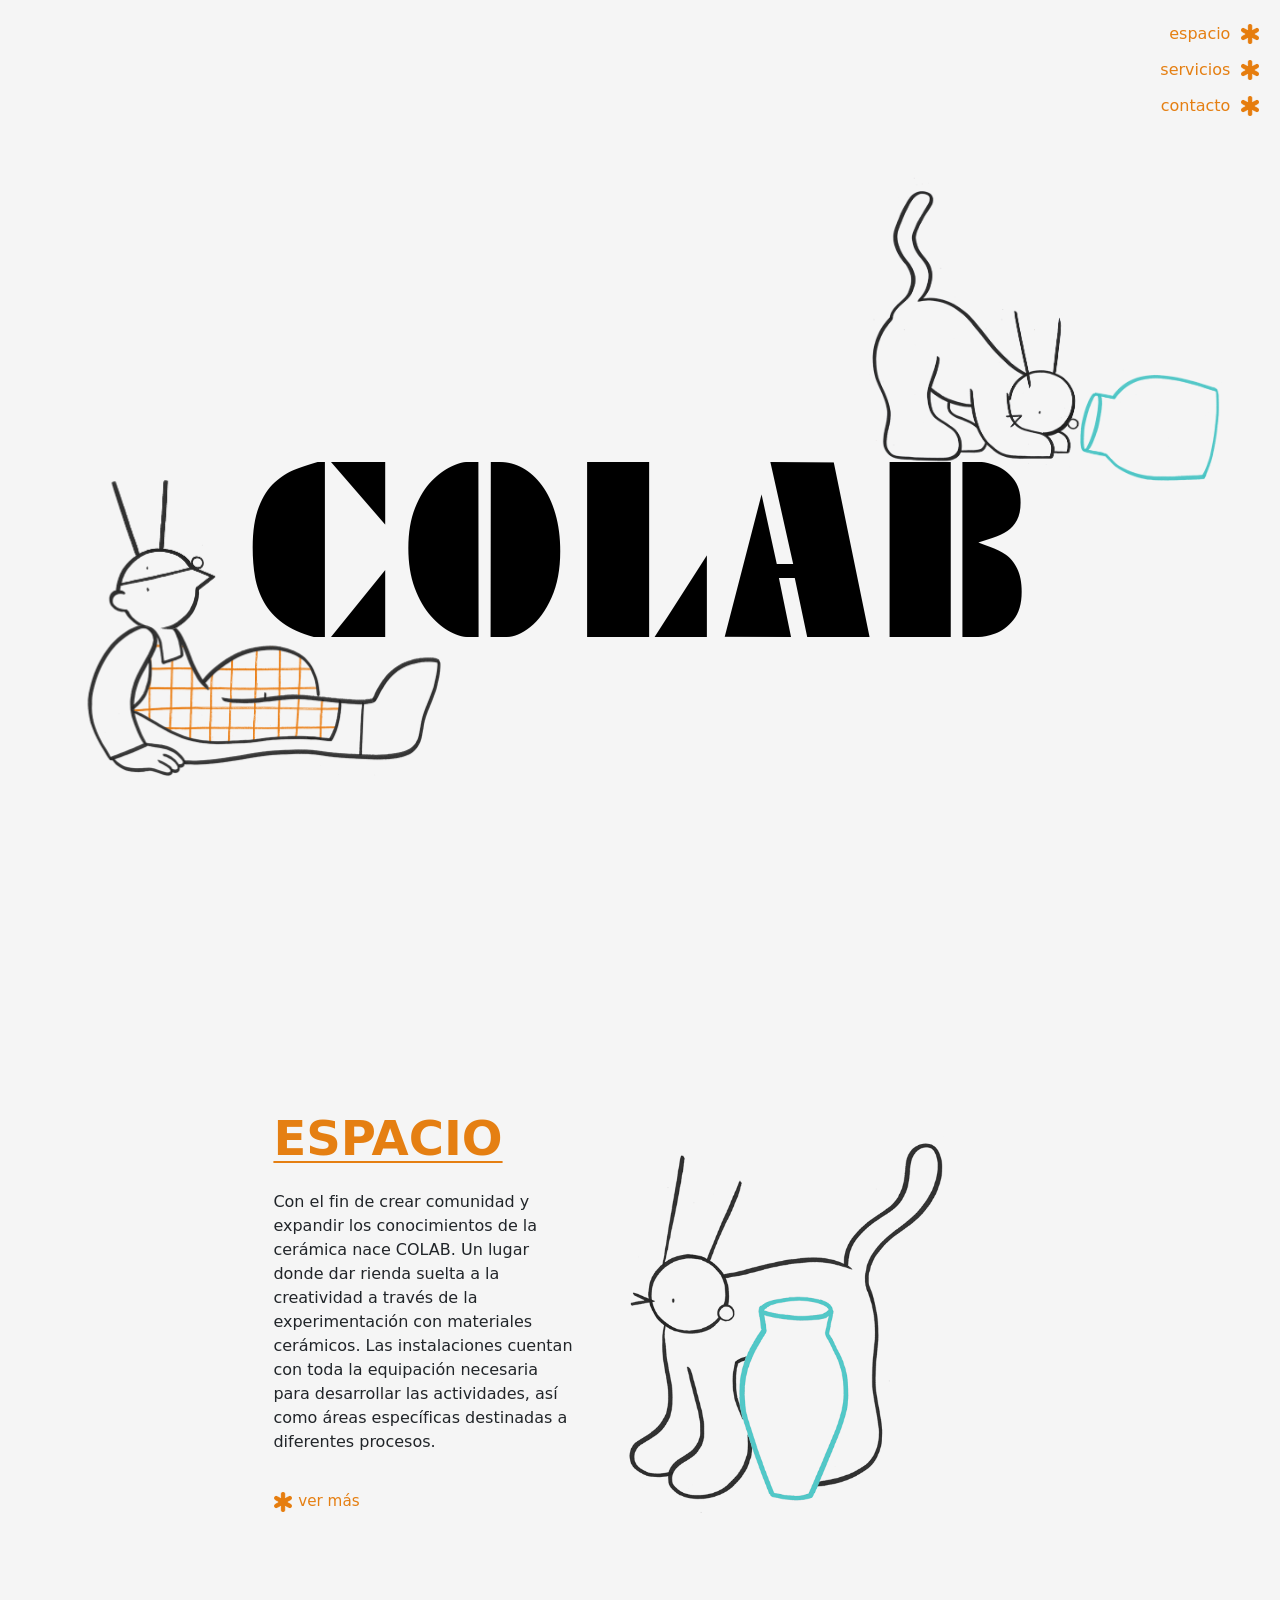
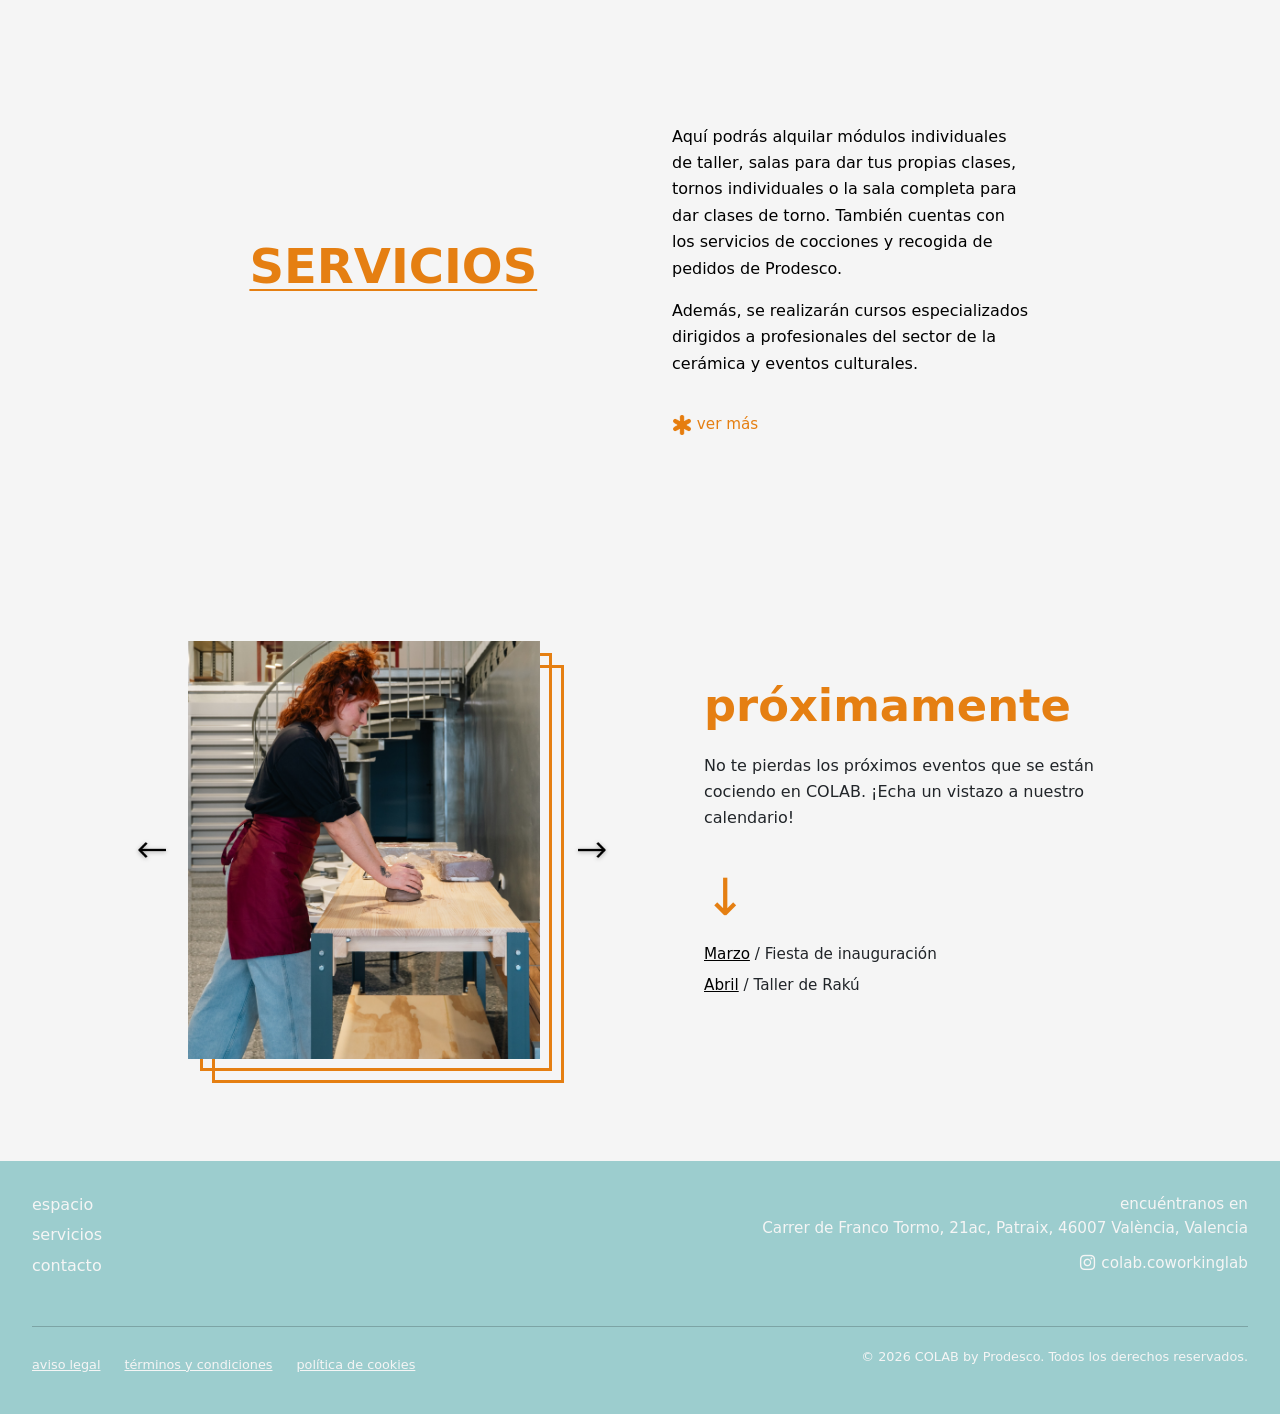
<file: index.html>
<!DOCTYPE html>
<html lang="es">
<head>
    <meta charset="UTF-8">
    <meta name="viewport" content="width=device-width, initial-scale=1.0">
    <link rel="stylesheet" href="stylas.css">
    <link rel="stylesheet" href="propios.css">
    <link rel="stylesheet" href="https://cdn.jsdelivr.net/npm/bootstrap-icons@1.11.3/font/bootstrap-icons.min.css">

    <script src="script.js" defer></script>

    <title>COLAB - Coworking Laboratory</title>
</head>
<body>

    <header>
        <nav class="main-nav navbar navbar-expand-lg ">
            <div class="container-fluid">
                <!-- Links VERTICALES -->
                <div class="navbar-nav flex-column align-items-end ms-auto">
                <a class="nav-link  link-colab" href="espacio.html">
                    espacio
                    <span class="icono-links position-relative d-inline-block ms-1">
                    <img class="icono-links-normal" src="multimedia/asterisconaranja.svg" alt="" width="20" height="20">
                    <img class="icono-links-hover position-absolute top-0 start-0" src="multimedia/azul_def_asterisco.svg" alt="" width="20" height="20">
                    </span>
                </a>
                <a class="nav-link link-colab" href="#">
                    servicios
                    <span class="icono-links position-relative d-inline-block ms-1">
                    <img class="icono-links-normal" src="multimedia/asterisconaranja.svg" alt="" width="20" height="20">
                    <img class="icono-links-hover position-absolute top-0 start-0" src="multimedia/azul_def_asterisco.svg" alt="" width="20" height="20">
                    </span>
                </a>
                <a class="nav-link link-colab" href="contacto.html">
                    contacto
                    <span class="icono-links position-relative d-inline-block ms-1">
                    <img class="icono-links-normal" src="multimedia/asterisconaranja.svg" alt="" width="20" height="20">
                    <img class="icono-links-hover position-absolute top-0 start-0" src="multimedia/azul_def_asterisco.svg" alt="" width="20" height="20">
                    </span>
                </a>
                </div>
            </div>
        </nav>


            <!-- Hero SVG  -->
        <div class="hero-stage">
            <svg class="hero-svg" viewBox="0 0 1400 710" xmlns="http://www.w3.org/2000/svg" role="img" aria-label="COLAB — Coworking Cerámico">
            <defs>
                <clipPath id="texto-clip">
                <rect x="260" y="290" width="890" height="210"/>
                </clipPath>
            </defs>

            <!-- Hombre izquierda -->
            <image href="multimedia/ILUS MAIN.svg" x="80" y="300" width="430" height="370" preserveAspectRatio="xMinYMin meet"/>

            <!-- Gato derecha -->
            <image href="multimedia/ILUS MAIN GATO.svg" x="950" y="-20" width="400" height="362" preserveAspectRatio="xMinYMin meet"/>

            <!-- Texto COLAB -->
            <text  id="hero-text" x="270" y="490" font-family="FutureBK, sans-serif" font-size="240" letter-spacing="8" text-anchor="start" clip-path="url(#texto-clip)">
                COLAB
            </text>
        </svg>
    </div>
    </header>

    <main>
        <!-- Sección Espacio -->
        <section id="espacio" class="seccion-intro">
            <div class="container">
                <div class="row align-items-center g-5">
                <div class="col-lg-6">
                    <h2 class="titulo-seccion">ESPACIO</h2>
                    <p class="texto-intro">Con el fin de crear comunidad y expandir los conocimientos de la cerámica nace COLAB. Un lugar donde dar rienda suelta a la creatividad a través de la experimentación con materiales cerámicos. Las instalaciones cuentan con toda la equipación necesaria para desarrollar las actividades, así como áreas específicas destinadas a diferentes procesos.</p>
                    <a href="espacio.html" class="link-ver-mas"><img class="icono-links-normal" src="multimedia/asterisconaranja.svg" alt="" width="20" height="20"> ver más</a>
                </div>
                <div class="col-lg-6">
                    <div class="contenedor-imagen">
                    <img src="multimedia/ILUS ESPACIO.svg" alt="Ilustración del espacio COLAB" class="imagen-seccion">
                    </div>
                </div>
                </div>
            </div>
        </section>

        <!-- Sección Servicios -->
        <section id="servicios" class="seccion-intro section-servicios">
            <div class="container">
                <div class="section-inner">
                <!-- Título grande a la izquierda -->
                <div class="col-titulo-grande">
                    <h2 class="titulo-seccion">SERVICIOS</h2>
                </div>
                
                <!-- Texto + link a la derecha -->
                <div class="col-texto">
                    <p>Aquí podrás alquilar módulos individuales de taller, salas para dar tus propias clases, tornos individuales o la sala completa para dar clases de torno. También cuentas con los servicios de cocciones y recogida de pedidos de Prodesco.</p>
                    <p>Además, se realizarán cursos especializados dirigidos a profesionales del sector de la cerámica y eventos culturales.</p>
                    <a href="servicios.html" class="link-ver-mas">
                    <span class="link-ver-mas-icono" aria-hidden="true">
                        <img class="icono-links-normal" src="multimedia/asterisconaranja.svg" alt="" width="20" height="20">
                    </span>
                    <span class="link-ver-mas-texto">ver más</span>
                    </a>
                </div>
                </div>
            </div>
        </section>

        <!-- SLIDER PROXIMAMENTE -->
        <section id="calendario" class="seccion-intro section-proximamente">
            <div class="section-inner">
                
                <!-- Slider con marcos naranjas -->
                <div class="proximamente-media">
                <div class="proximamente-slider">
                    <!-- Marcos decorativos -->
                    <div class="slider-frame slider-frame--1" aria-hidden="true"></div>
                    <div class="slider-frame slider-frame--2" aria-hidden="true"></div>
                    
                    <!-- Track slides -->
                    <div class="proximamente-track" role="region" aria-label="Galería imágenes">
                    <div class="slide slide--active">
                        <img src="multimedia/DSC02735.JPG" alt="Espacio COLAB — foto 1">
                    </div>
                    <div class="slide">
                        <img src="multimedia/DSC02740.JPG" alt="Espacio COLAB — foto 2">
                    </div>
                    <div class="slide">
                        <img src="multimedia/DSC02772.JPG" alt="Espacio COLAB — foto 3">
                    </div>
                    </div>
                    
                    <!-- Flechas navegación -->
                    <button class="proximamente-arrow proximamente-arrow-left" id="prevSlide" aria-label="Anterior"><img src="multimedia/flecha_larga_izq.svg" alt=""></button>
                    <button class="proximamente-arrow proximamente-arrow-right" id="nextSlide" aria-label="Siguiente"><img src="multimedia/flecha_larga.svg" alt="">
                    </button>
                </div>
                </div>
                
                <!-- Contenido texto -->
                <div class="proximamente-content">
                <h2>próximamente</h2>
                <p>No te pierdas los próximos eventos que se están cociendo en COLAB. ¡Echa un vistazo a nuestro calendario!</p>
                <div class="proximamente-down-arrow" aria-hidden="true">↓</div>
                <ul class="proximamente-lista">
                    <li><a href="#">Marzo</a> / Fiesta de inauguración</li>
                    <li><a href="#">Abril</a> / Taller de Rakú</li>
                </ul>
                </div>
                
            </div>
        </section>
    </main>

    <footer id="contacto" class="section footer-top">

        <!-- * Fila superior: nav izquierda, contacto derecha -->
        <div class="footer-top-inner">

            <!-- * Nav -->
            <nav class="footer-nav" aria-label="Navegación footer">
                <a href="#">espacio</a>
                <a href="#">servicios</a>
                <a href="contacto.html">contacto</a>
            </nav>

            <!-- * Contacto: dirección + instagram con icono -->
            <div class="footer-contact">
                <p>encuéntranos en<br><a href="https://maps.app.goo.gl/PqAtMPgG8r34Rif7A">Carrer de Franco Tormo, 21ac, Patraix, 46007 València, Valencia</a></p>
                <!-- * Enlace de instagram con icono SVG inline -->
                <a href="https://instagram.com/colab.coworkinglab"
                   class="footer-instagram"
                   target="_blank"
                   rel="noopener noreferrer"
                   aria-label="Instagram de COLAB">
                   <i class="bi bi-instagram"></i>
                    colab.coworkinglab
                </a>
            </div>
        </div>

        <!-- * Legal — el año lo rellena el JS automáticamente -->
        <div class="footer-legal">
            <a href="#">aviso legal</a>
            <a href="#">términos y condiciones</a>
            <a href="#">política de cookies</a>
            <p class="footer-copyright">© <span class="year"></span> COLAB by Prodesco. Todos los derechos reservados.
            </p>
        </div>

    </footer>

    <script src="node_modules/bootstrap/dist/js/bootstrap.min.js"></script>
</body>
</html>
</file>
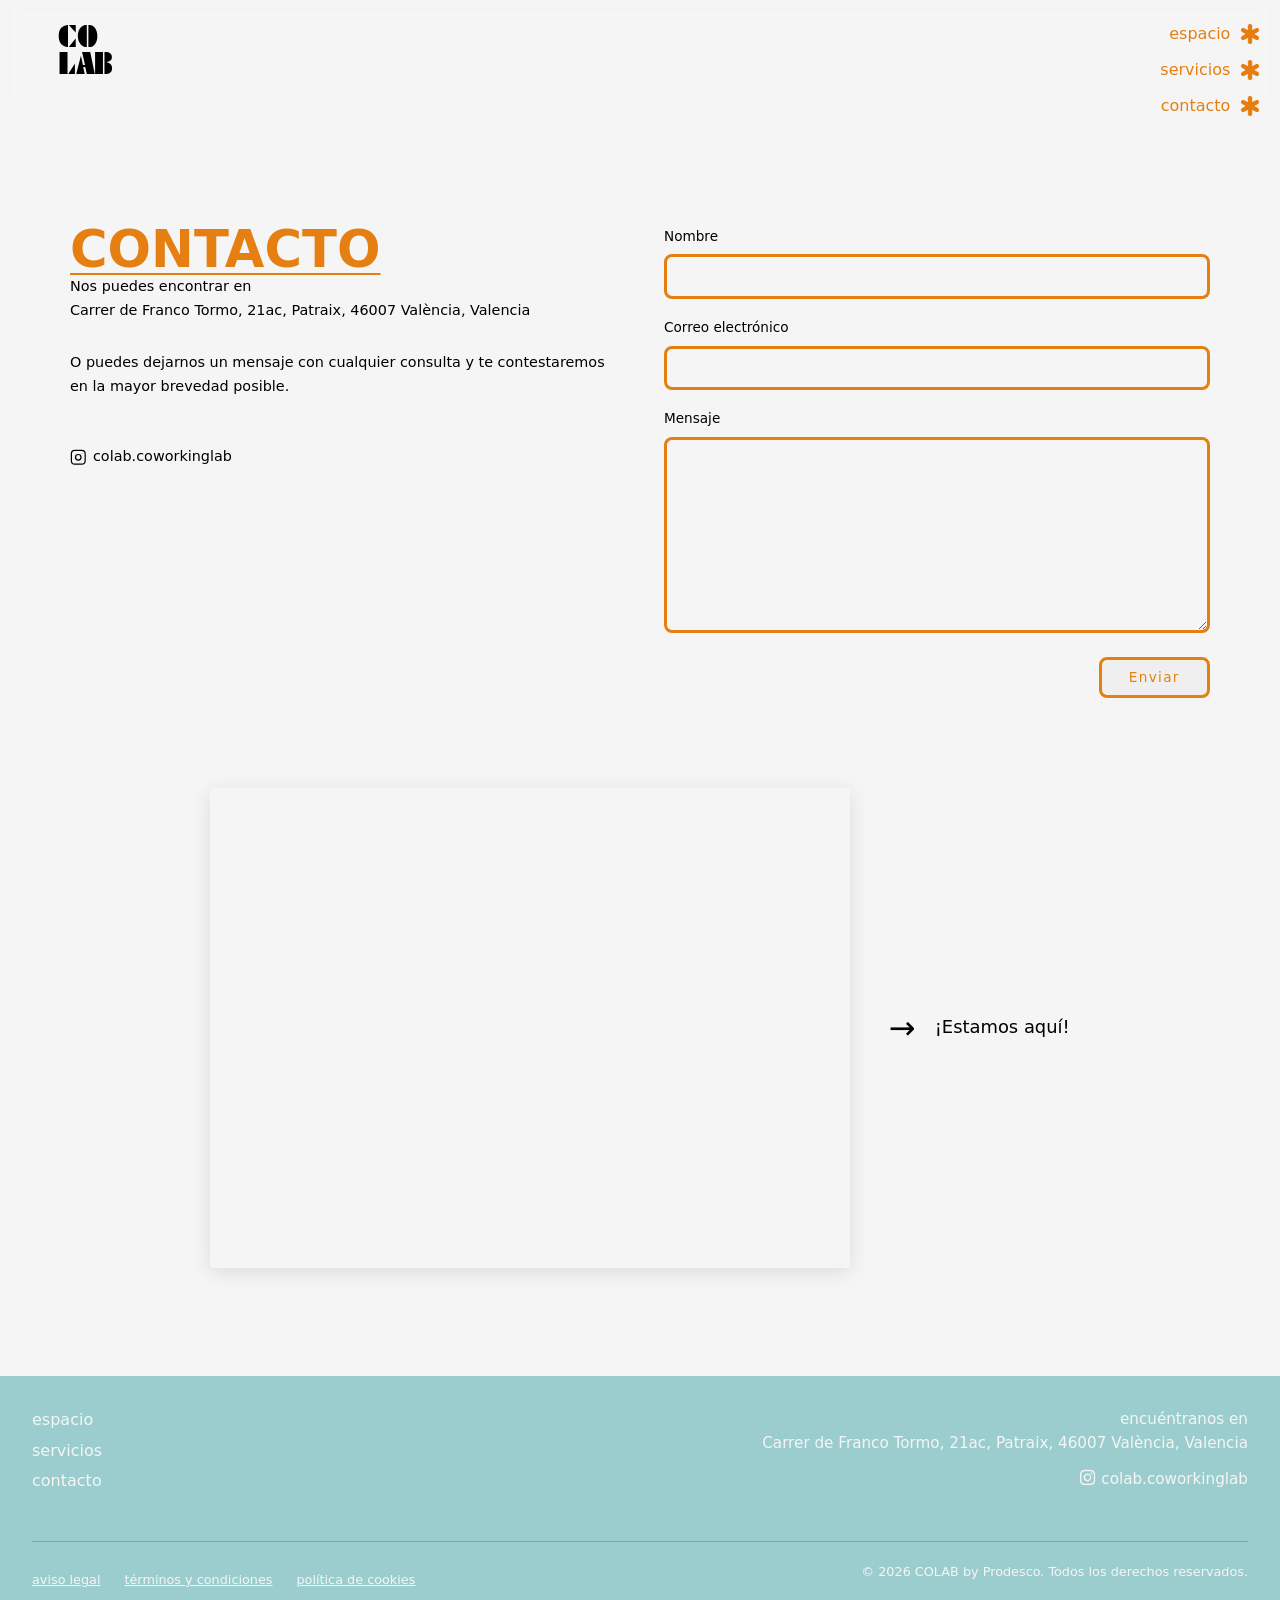
<file: contacto.html>
<!DOCTYPE html>
<html lang="es">
<head>
    <meta charset="UTF-8">
    <meta name="viewport" content="width=device-width, initial-scale=1.0">
    <meta name="description" content="COLAB — Contacto. Encuéntranos en Carrer de Franco Tormo, 21ac, Patraix, 46007 València, Valencia o déjanos tu mensaje.">
    
    <!-- Bootstrap 5 CSS CDN -->
    <link href="https://cdn.jsdelivr.net/npm/bootstrap@5.3.3/dist/css/bootstrap.min.css" rel="stylesheet" integrity="sha384-QWTKZyjpPEjISv5WaRU9OFeRpok6YctnYmDr5pNlyT2bRjXh0JMhjY6hW+ALEwIH" crossorigin="anonymous">
    
    <!-- Tus estilos -->
    <link rel="stylesheet" href="stylas.css">
    <link rel="stylesheet" href="propios.css">
    <link rel="stylesheet" href="contacto.css">
    
    <!-- Bootstrap Icons -->
    <link rel="stylesheet" href="https://cdn.jsdelivr.net/npm/bootstrap-icons@1.11.3/font/bootstrap-icons.min.css">
    
    <!-- Preload fuente (ajusta ruta si es necesario) -->
    <link rel="preload" href="fonts/Futurebk.ttf" as="font" type="font/ttf" crossorigin>

    <script src="script.js" defer></script>
    <title>Contacto — COLAB</title>
</head>
<body>


<header class="esp-header">
     <a href="index.html" class="esp-logo" aria-label="COLAB — volver al inicio">
        <span class="esp-logo-co">CO</span>
        <span class="esp-logo-lab">LAB</span>
    </a>
    <nav class="main-nav navbar navbar-expand-lg ">
            <div class="container-fluid">
                
                <div class="navbar-nav flex-column align-items-end ms-auto">
                <a class="nav-link  link-colab" href="espacio.html">
                    espacio
                    <span class="icono-links position-relative d-inline-block ms-1">
                    <img class="icono-links-normal" src="multimedia/asterisconaranja.svg" alt="" width="20" height="20">
                    <img class="icono-links-hover position-absolute top-0 start-0" src="multimedia/azul_def_asterisco.svg" alt="" width="20" height="20">
                    </span>
                </a>
                <a class="nav-link link-colab" href="index.html">
                    servicios
                    <span class="icono-links position-relative d-inline-block ms-1">
                    <img class="icono-links-normal" src="multimedia/asterisconaranja.svg" alt="" width="20" height="20">
                    <img class="icono-links-hover position-absolute top-0 start-0" src="multimedia/azul_def_asterisco.svg" alt="" width="20" height="20">
                    </span>
                </a>
                <a class="nav-link link-colab" href="contacto.html">
                    contacto
                    <span class="icono-links position-relative d-inline-block ms-1">
                    <img class="icono-links-normal" src="multimedia/asterisconaranja.svg" alt="" width="20" height="20">
                    <img class="icono-links-hover position-absolute top-0 start-0" src="multimedia/azul_def_asterisco.svg" alt="" width="20" height="20">
                    </span>
                </a>
                </div>
            </div>
        </nav>
</header>

    <main>
        <section class="cnt-section">
            <div class="container px-4 px-md-5 px-lg-0">

                <!-- GRID superior: 2 columnas iguales -->
                <div class="row cnt-top g-4 g-lg-5 align-items-start">

                    <!-- Columna izquierda: título + texto + Instagram -->
                    <div class="col-12 col-lg-6 cnt-col-izq">
                        <h1 class="cnt-titulo mb-0">CONTACTO</h1>

                        <div class="cnt-texto">
                            <p class="mb-0">Nos puedes encontrar en<br>
                            Carrer de Franco Tormo, 21ac, Patraix, 46007 València, Valencia
                            </p>
                            <p class="mb-0">O puedes dejarnos un mensaje con cualquier consulta y te contestaremos
                            en la mayor brevedad posible.</p>
                        </div>

                        <a href="https://instagram.com/colab.coworkinglab"
                        class="cnt-ig mt-3"
                        target="_blank" rel="noopener noreferrer"
                        aria-label="Instagram de COLAB">
                            <svg viewBox="0 0 24 24" fill="none" stroke="currentColor"
                                stroke-width="1.75" stroke-linecap="round" stroke-linejoin="round"
                                aria-hidden="true">
                                <rect x="2" y="2" width="20" height="20" rx="5" ry="5"/>
                                <circle cx="12" cy="12" r="4"/>
                                <circle cx="17.5" cy="6.5" r="0.5" fill="currentColor" stroke="none"/>
                            </svg>
                            colab.coworkinglab
                        </a>
                    </div>

                    <!-- Columna derecha: formulario -->
                    <div class="col-12 col-lg-6 cnt-col-der">
                        <form class="cnt-form needs-validation" novalidate>
                            <div class="cnt-field mb-3">
                                <label for="cnt-nombre" class="form-label">Nombre</label>
                                <input type="text" 
                                    class="form-control cnt-control" 
                                    id="cnt-nombre" 
                                    name="nombre" 
                                    required
                                    autocomplete="name"
                                    minlength="2">
                                <div class="invalid-feedback">
                                    El nombre debe tener al menos 2 caracteres.
                                </div>
                            </div>

                            <div class="cnt-field mb-3">
                                <label for="cnt-email" class="form-label">Correo electrónico</label>
                                <input type="email" 
                                    class="form-control cnt-control" 
                                    id="cnt-email" 
                                    name="email" 
                                    required
                                    autocomplete="email">
                                <div class="invalid-feedback">
                                    Introduce un email válido.
                                </div>
                            </div>

                            <div class="cnt-field mb-4">
                                <label for="cnt-mensaje" class="form-label">Mensaje</label>
                                <textarea class="form-control cnt-control cnt-textarea" 
                                        id="cnt-mensaje" 
                                        name="mensaje" 
                                        rows="8" 
                                        required
                                        minlength="10"></textarea>
                                <div class="invalid-feedback">
                                    El mensaje debe tener al menos 10 caracteres.
                                </div>
                            </div>

                            <div class="cnt-submit text-end">
                                <button type="submit" class="btn-reserva cnt-btn">
                                    Enviar
                                </button>
                            </div>
                        </form>
                    </div>

                </div><!-- /.row cnt-top -->

                <!-- Parte inferior: mapa -->
                <div class="cnt-bottom mt-5 mt-lg-0">
                    <div class="cnt-mapa-row">
                        <div class="cnt-mapa">
                            <iframe src="https://www.google.com/maps/embed?pb=!1m18!1m12!1m3!1d3080.468393199984!2d-0.3948126880251025!3d39.45874591326865!2m3!1f0!2f0!3f0!3m2!1i1024!2i768!4f13.1!3m3!1m2!1s0xd604f708c48ef01%3A0xb2bcb0b7cd364e28!2sCOLAB%20Coworking%20laboratory!5e0!3m2!1ses!2ses!4v1772554135624!5m2!1ses!2ses" 
                                    style="border:0;" 
                                    allowfullscreen="" 
                                    loading="lazy" 
                                    referrerpolicy="no-referrer-when-downgrade">
                            </iframe>
                        </div>
                        <div class="cnt-mapa-label" aria-hidden="true">
                            <span class="cnt-mapa-flecha">→</span>
                            <span class="cnt-mapa-texto">¡Estamos aquí!</span>
                        </div>
                    </div>
                </div>

            </div><!-- /.container -->
        </section>
    </main>

    <footer id="contacto" class="section footer-top">

            <!-- * Fila superior: nav izquierda, contacto derecha -->
            <div class="footer-top-inner">

                <!-- * Nav -->
                <nav class="footer-nav" aria-label="Navegación footer">
                    <a href="#">espacio</a>
                    <a href="#">servicios</a>
                    <a href="#">contacto</a>
                </nav>

                <!-- * Contacto: dirección + instagram con icono -->
                <div class="footer-contact">
                    <p>encuéntranos en<br><a href="https://maps.app.goo.gl/PqAtMPgG8r34Rif7A">Carrer de Franco Tormo, 21ac, Patraix, 46007 València, Valencia</a></p>
                    <!-- * Enlace de instagram con icono SVG inline -->
                    <a href="https://instagram.com/colab.coworkinglab"
                    class="footer-instagram"
                    target="_blank"
                    rel="noopener noreferrer"
                    aria-label="Instagram de COLAB">
                    <i class="bi bi-instagram"></i>
                        colab.coworkinglab
                    </a>
                </div>
            </div>

            <!-- * Legal — el año lo rellena el JS automáticamente -->
            <div class="footer-legal">
                <a href="#">aviso legal</a>
                <a href="#">términos y condiciones</a>
                <a href="#">política de cookies</a>
                <p class="footer-copyright">© <span class="year"></span> COLAB by Prodesco. Todos los derechos reservados.</p>
            </div>

        </footer>

<!-- Bootstrap JS (al final) -->
<script src="https://cdn.jsdelivr.net/npm/bootstrap@5.3.3/dist/js/bootstrap.bundle.min.js" integrity="sha384-YvpcrYf0tY3lHB60NNkmXc5s9fDVZLESaAA55NDzOxhy9GkcIdslK1eN7N6jIeHz" crossorigin="anonymous"></script>
<script src="script.js" defer></script>
</body>
</html>
</file>
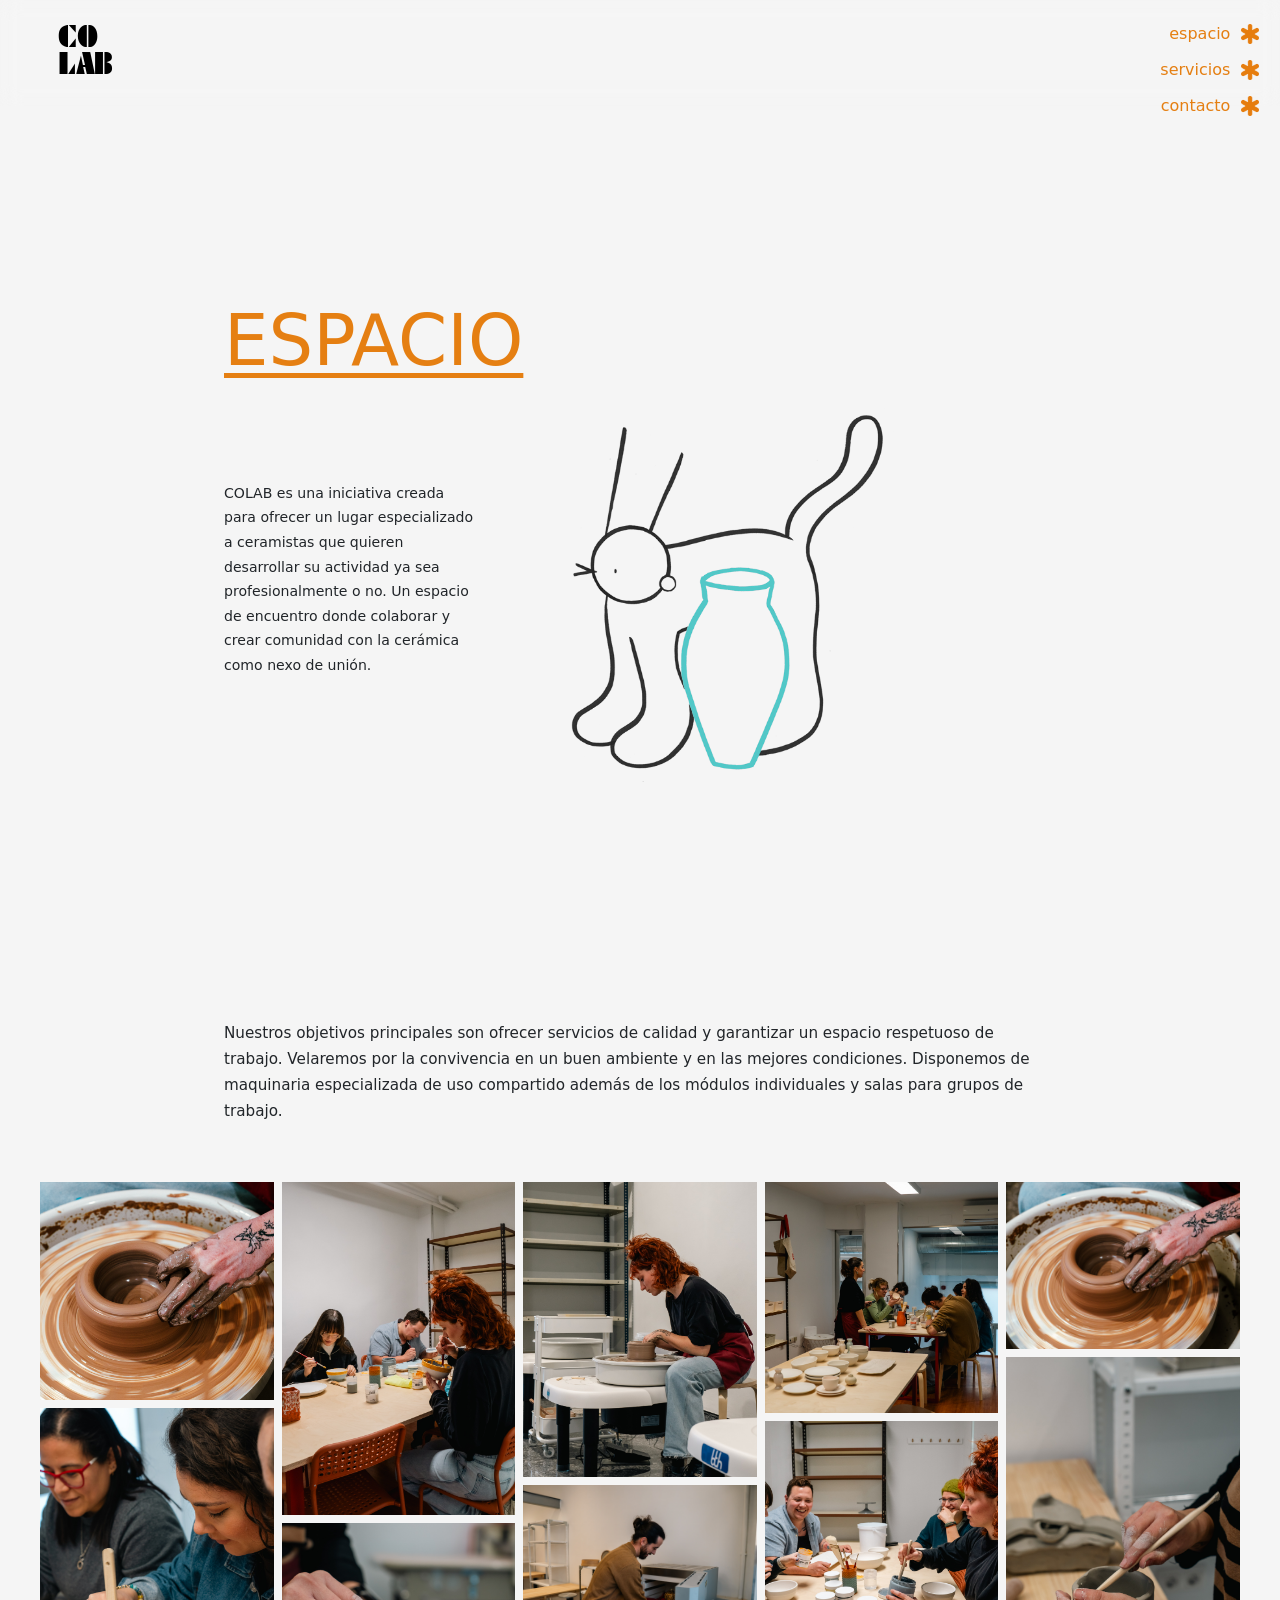
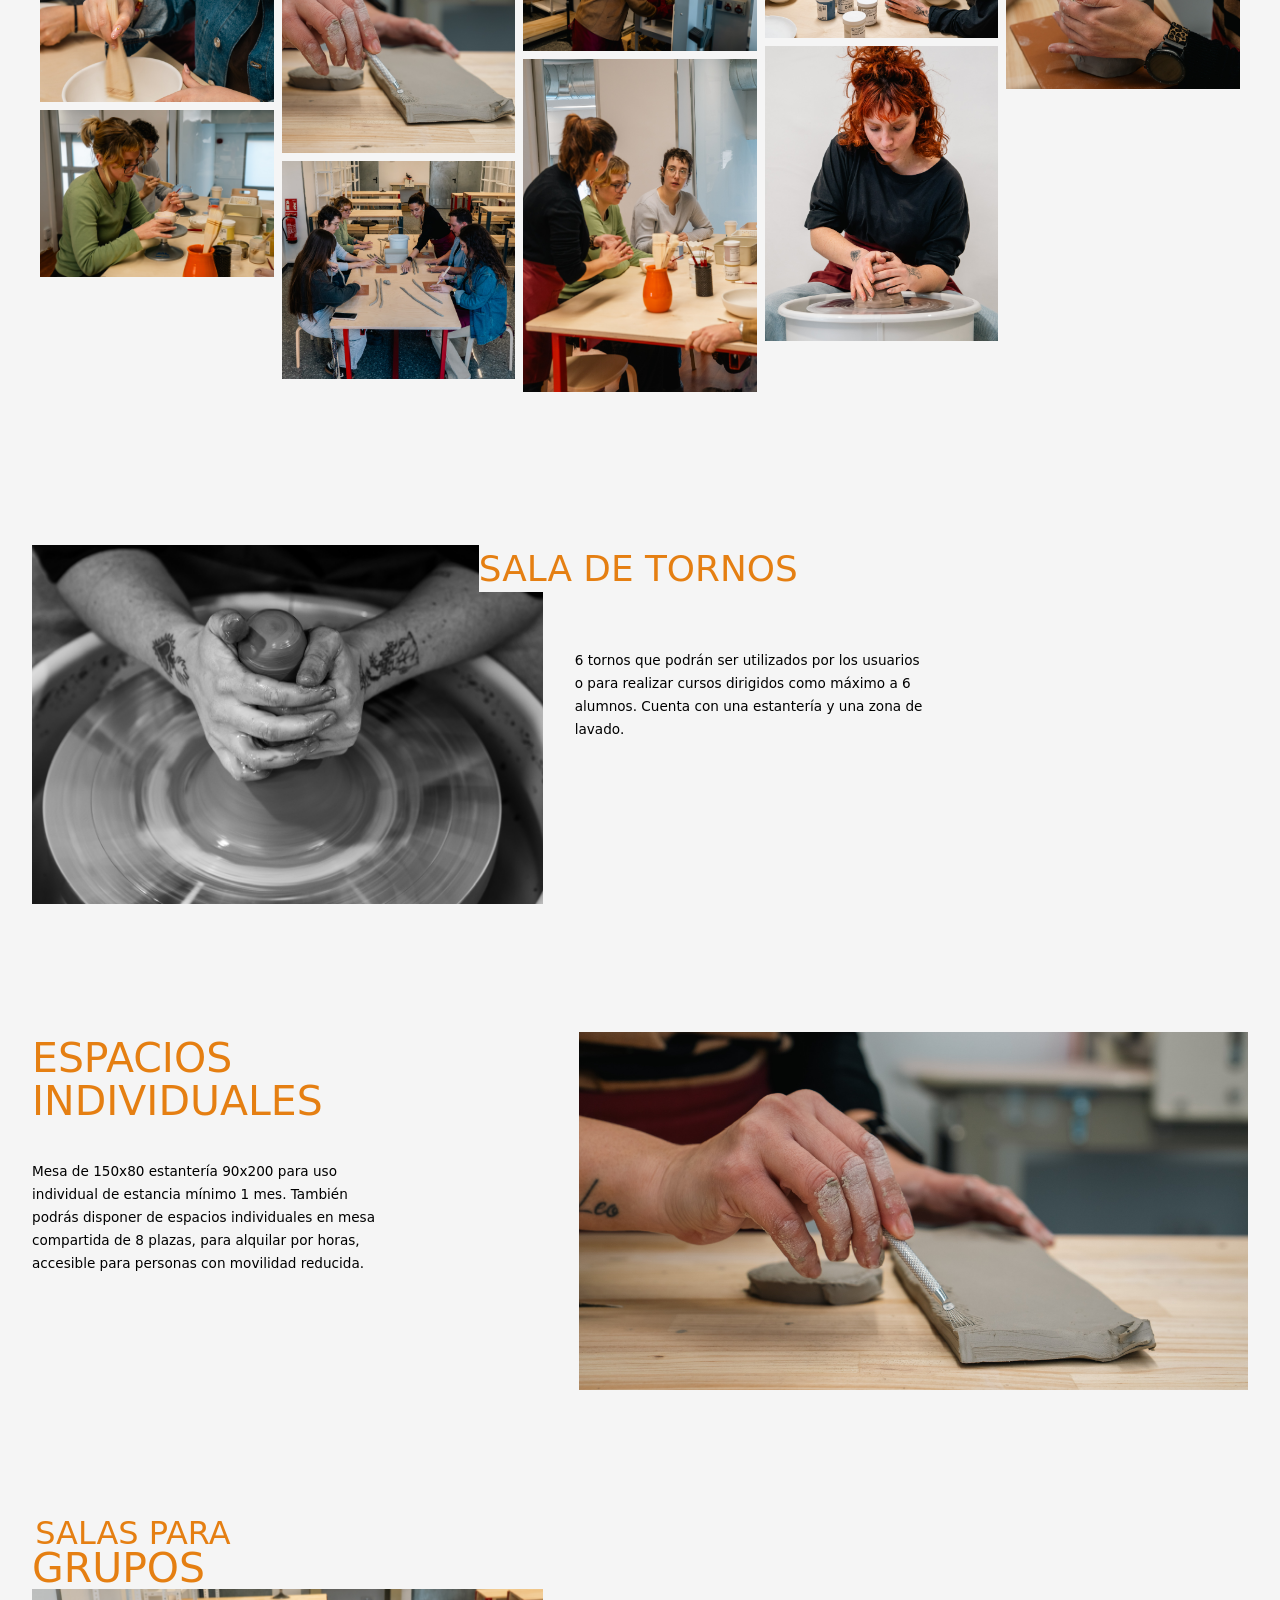
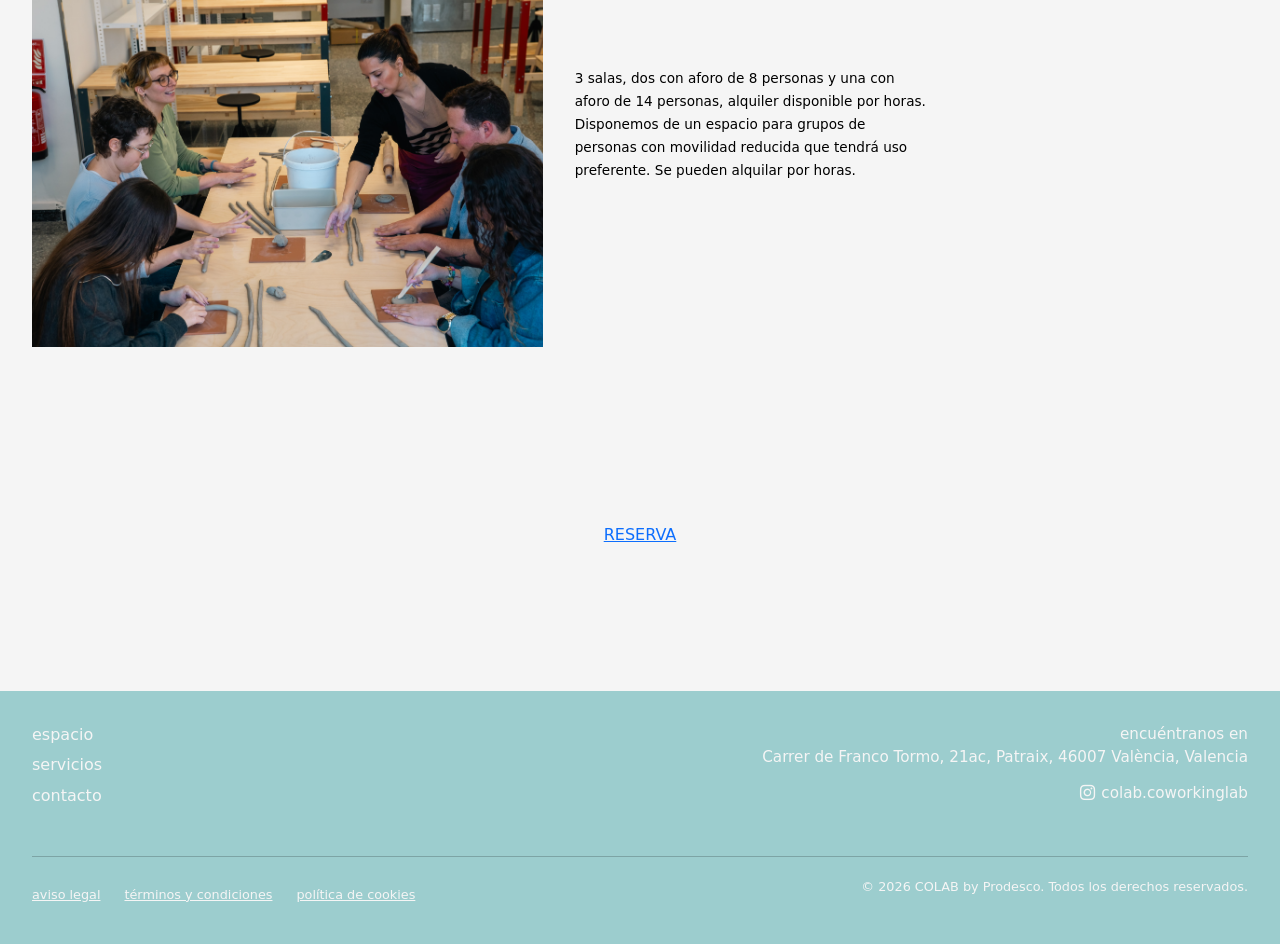
<file: espacio.html>
<!DOCTYPE html>
<html lang="es">
<head>
    <meta charset="UTF-8">
    <meta name="viewport" content="width=device-width, initial-scale=1.0">
    <meta name="description" content="COLAB — Contacto. Encuéntranos en Carrer de Franco Tormo, 21ac, Patraix, 46007 València, Valencia o déjanos tu mensaje.">
    
    <!-- Bootstrap 5 CSS CDN -->
    <link href="https://cdn.jsdelivr.net/npm/bootstrap@5.3.3/dist/css/bootstrap.min.css" rel="stylesheet" integrity="sha384-QWTKZyjpPEjISv5WaRU9OFeRpok6YctnYmDr5pNlyT2bRjXh0JMhjY6hW+ALEwIH" crossorigin="anonymous">
    
    <!-- Tus estilos -->
    <link rel="stylesheet" href="stylas.css">
    <link rel="stylesheet" href="propios.css">
    <link rel="stylesheet" href="contacto.css">
    <link rel="stylesheet" href="espacio.css">
    
    <!-- Bootstrap Icons -->
    <link rel="stylesheet" href="https://cdn.jsdelivr.net/npm/bootstrap-icons@1.11.3/font/bootstrap-icons.min.css">
    
    <!-- Preload fuente (ajusta ruta si es necesario) -->
    <link rel="preload" href="fonts/Futurebk.ttf" as="font" type="font/ttf" crossorigin>

    <script src="script.js" defer></script>
    <title>Espacio — COLAB</title>
</head>
<body>


<header class="esp-header">
     <a href="index.html" class="esp-logo" aria-label="COLAB — volver al inicio">
        <span class="esp-logo-co">CO</span>
        <span class="esp-logo-lab">LAB</span>
    </a>
    <nav class="main-nav navbar navbar-expand-lg ">
            <div class="container-fluid">
                
                <div class="navbar-nav flex-column align-items-end ms-auto">
                <a class="nav-link  link-colab" href="espacio.html">
                    espacio
                    <span class="icono-links position-relative d-inline-block ms-1">
                    <img class="icono-links-normal" src="multimedia/asterisconaranja.svg" alt="" width="20" height="20">
                    <img class="icono-links-hover position-absolute top-0 start-0" src="multimedia/azul_def_asterisco.svg" alt="" width="20" height="20">
                    </span>
                </a>
                <a class="nav-link link-colab" href="#">
                    servicios
                    <span class="icono-links position-relative d-inline-block ms-1">
                    <img class="icono-links-normal" src="multimedia/asterisconaranja.svg" alt="" width="20" height="20">
                    <img class="icono-links-hover position-absolute top-0 start-0" src="multimedia/azul_def_asterisco.svg" alt="" width="20" height="20">
                    </span>
                </a>
                <a class="nav-link link-colab" href="contacto.html">
                    contacto
                    <span class="icono-links position-relative d-inline-block ms-1">
                    <img class="icono-links-normal" src="multimedia/asterisconaranja.svg" alt="" width="20" height="20">
                    <img class="icono-links-hover position-absolute top-0 start-0" src="multimedia/azul_def_asterisco.svg" alt="" width="20" height="20">
                    </span>
                </a>
                </div>
            </div>
        </nav>
</header>

    <main>
            <!-- ── HERO ── -->
        <section class="esp-hero">
            <div class="esp-contenedor">
                <div class="esp-hero-inner">
                    <h1 class="esp-titulo">ESPACIO</h1>
                    <div class="esp-hero-fila">
                        <p class="esp-hero-texto">
                            COLAB es una iniciativa creada para ofrecer un lugar especializado
                            a ceramistas que quieren desarrollar su actividad ya sea
                            profesionalmente o no. Un espacio de encuentro donde colaborar
                            y crear comunidad con la cerámica como nexo de unión.
                        </p>
                        <div class="esp-hero-ilus" aria-hidden="true">
                            <img src="multimedia/ILUS ESPACIO.svg" alt="">
                        </div>
                    </div>
                </div>
            </div>
        </section>

        <!-- ── INTRO ── -->
        <section class="esp-intro">
            <div class="esp-contenedor">
                <p class="esp-intro-texto">
                    Nuestros objetivos principales son ofrecer servicios de calidad
                    y garantizar un espacio respetuoso de trabajo. Velaremos por la
                    convivencia en un buen ambiente y en las mejores condiciones.
                    Disponemos de maquinaria especializada de uso compartido además
                    de los módulos individuales y salas para grupos de trabajo.
                </p>
            </div>
        </section>

        <!-- ── GALERÍA MASONRY ── -->
        <section class="esp-galeria" aria-label="Galería del espacio COLAB">
            <div class="gal-grid">
                <div class="gal-item"><img src="multimedia/galeria_espacio/DSC02766 (1).JPG" alt="Espacio 1 COLAB"></div>
                <div class="gal-item"><img src="multimedia/galeria_espacio/DSC02629.JPG" alt="Espacio 2 COLAB"></div>
                <div class="gal-item"><img src="multimedia/galeria_espacio/DSC02655.JPG" alt="Espacio 3 COLAB"></div>
                <div class="gal-item"><img src="multimedia/galeria_espacio/DSC02691.JPG" alt="Espacio 4 COLAB"></div>
                <div class="gal-item"><img src="multimedia/galeria_espacio/DSC02807.JPG" alt="Espacio 5 COLAB"></div>
                <div class="gal-item"><img src="multimedia/galeria_espacio/DSC02857.JPG" alt="Espacio 6 COLAB"></div>
                <div class="gal-item"><img src="multimedia/galeria_espacio/DSC02767.JPG" alt="Espacio 7 COLAB"></div>
                <div class="gal-item"><img src="multimedia/galeria_espacio/DSC02893 (1).JPG" alt="Espacio 8 COLAB"></div>
                <div class="gal-item"><img src="multimedia/galeria_espacio/DSC02586.JPG" alt="Espacio 9 COLAB"></div>
                <div class="gal-item"><img src="multimedia/galeria_espacio/DSC02690 (1).JPG" alt="Espacio 10 COLAB"></div>
                <div class="gal-item"><img src="multimedia/galeria_espacio/DSC02618.JPG" alt="Espacio 11 COLAB"></div>
                <div class="gal-item"><img src="multimedia/galeria_espacio/DSC02740.JPG" alt="Espacio 12 COLAB"></div>
                <div class="gal-item"><img src="multimedia/galeria_espacio/DSC02766 (1).JPG" alt="Espacio 13 COLAB"></div>
                <div class="gal-item"><img src="multimedia/galeria_espacio/DSC02818.JPG" alt="Espacio 14 COLAB"></div>
            </div>
        </section>

        <!-- ── SALA DE TORNOS ── -->
        <section class="esp-sala" id="sala-tornos">
            <div class="esp-contenedor">
                <div class="esp-sala-grid">
                    <div class="esp-sala-foto">
                        <img src="multimedia/galeria_espacio/DSC02745 (1).JPG" alt="Sala de tornos">
                    </div>
                    <div class="esp-sala-derecha">
                        <h2 class="esp-subtitulo">SALA DE TORNOS</h2>
                        <p>
                            6 tornos que podrán ser utilizados por los usuarios o para
                            realizar cursos dirigidos como máximo a 6 alumnos. Cuenta
                            con una estantería y una zona de lavado.
                        </p>
                    </div>
                </div>
            </div>
        </section>

        <!-- ── ESPACIOS INDIVIDUALES ── -->
        <section class="esp-sala esp-sala--derecha" id="espacios-individuales">
            <div class="esp-contenedor">
                <div class="esp-sala-grid">
                    <div class="esp-sala-derecha">
                        <h2 class="esp-subtitulo">ESPACIOS<br>INDIVIDUALES</h2>
                        <p>
                            Mesa de 150x80 estantería 90x200 para uso individual de
                            estancia mínimo 1 mes. También podrás disponer de espacios
                            individuales en mesa compartida de 8 plazas, para alquilar
                            por horas, accesible para personas con movilidad reducida.
                        </p>
                    </div>
                    <div class="esp-sala-foto esp-sala-foto--borde">
                        <img src="multimedia/galeria_espacio/DSC02807.JPG" alt="Espacios individuales">
                    </div>
                </div>
            </div>
        </section>

        <!-- ── SALAS PARA GRUPOS ── -->
        <section class="esp-sala" id="salas-grupos">
            <div class="esp-contenedor">
                <div class="esp-sala-grid">
                    <div class="esp-sala-foto">
                        <h2 class="esp-subtitulo">
                            <span class="linea1">SALAS PARA</span>
                            <span class="linea2">GRUPOS</span>
                        </h2>
                        <img src="multimedia/galeria_espacio/DSC02856.JPG" alt="Salas para grupos">
                    </div>
                    <div class="esp-sala-derecha">
                        <p>
                            3 salas, dos con aforo de 8 personas y una con aforo de 14
                            personas, alquiler disponible por horas. Disponemos de un
                            espacio para grupos de personas con movilidad reducida que
                            tendrá uso preferente. Se pueden alquilar por horas.
                        </p>
                    </div>
                </div>
            </div>
        </section>

        <!-- ── BOTÓN RESERVA ── -->
        <div class="btn-reserva-wrap text-center my-5">
            <a href="#" class="btn-reserva">RESERVA</a>
        </div>
    </main>

    <footer id="contacto" class="section footer-top">

            <!-- * Fila superior: nav izquierda, contacto derecha -->
            <div class="footer-top-inner">

                <!-- * Nav -->
                <nav class="footer-nav" aria-label="Navegación footer">
                    <a href="espacio.html">espacio</a>
                    <a href="#">servicios</a>
                    <a href="contacto.html">contacto</a>
                </nav>

                <!-- * Contacto: dirección + instagram con icono -->
                <div class="footer-contact">
                    <p>encuéntranos en<br><a href="https://maps.app.goo.gl/PqAtMPgG8r34Rif7A">Carrer de Franco Tormo, 21ac, Patraix, 46007 València, Valencia</a></p>
                    <!-- * Enlace de instagram con icono SVG inline -->
                    <a href="https://instagram.com/colab.coworkinglab"
                    class="footer-instagram"
                    target="_blank"
                    rel="noopener noreferrer"
                    aria-label="Instagram de COLAB">
                    <i class="bi bi-instagram"></i>
                        colab.coworkinglab
                    </a>
                </div>
            </div>

            <!-- * Legal — el año lo rellena el JS automáticamente -->
            <div class="footer-legal">
                <a href="#">aviso legal</a>
                <a href="#">términos y condiciones</a>
                <a href="#">política de cookies</a>
                <p class="footer-copyright">© <span class="year"></span> COLAB by Prodesco. Todos los derechos reservados.</p>
            </div>

        </footer>

<!-- Bootstrap JS (al final) -->
<script src="https://cdn.jsdelivr.net/npm/bootstrap@5.3.3/dist/js/bootstrap.bundle.min.js" integrity="sha384-YvpcrYf0tY3lHB60NNkmXc5s9fDVZLESaAA55NDzOxhy9GkcIdslK1eN7N6jIeHz" crossorigin="anonymous"></script>
<script src="script.js" defer></script>
<script src="https://cdn.jsdelivr.net/npm/bootstrap@5.3.3/dist/js/bootstrap.bundle.min.js"></script>
</body>
</html>
</file>
<file: propios.css>
/* =====================================================
   VARIABLES CSS - Sistema central de diseño
   ===================================================== */
/* Cambiar un valor aquí actualiza toda la web automáticamente */
:root {
  /* COLORES PRINCIPALES - Paleta consistente */
  --c-naranja: #E57F12; /* Primario: CTAs, títulos, hovers */
  --c-azul: #9CCDCE;    /* Secundario: estados activos/focus */
  --c-negro: #000000;   /* Texto principal */
  --c-blanco: whitesmoke;  /* Fondos limpios */
  
  /* TIPOGRAFÍA - Fuentes base y display */
  --font-base: system-ui, -apple-system, BlinkMacSystemFont, 'Segoe UI', sans-serif;
  --font-display: 'FutureBK', sans-serif;
  
  /* ESPACIADO RESPONSIVE - Escala suave con viewport */
  --section-pad-v: clamp(4rem, 8vw, 9rem); /* Vertical: móvil→desktop */
  --section-pad-h: clamp(1.5rem, 4vw, 6vw); /* Horizontal: márgenes laterales */
  
  /* LAYOUT FLEX - Columnas y gaps */
  --section-gap: clamp(2rem, 5vw, 5rem);  /* Espacio entre columnas */
  --col-break: 28rem;                     /* Breakpoint flex: apila <28rem */
  
  /* ANIMACIONES - Transiciones suaves */
  --trans: 0.35s ease;      /* General: hovers, colores */
  --trans-fast: 0.2s ease;  /* Rápida: iconos, focus */
}

/* =====================================================
   FUENTES PERSONALIZADAS
   ===================================================== */
/* FutureBK - Fuente display para títulos */
@font-face {
  font-family: 'FutureBK';
  src: url('fonts/Futurebk.ttf') format('truetype');
  font-weight: 400;
  font-style: normal;
  font-display: swap; /* Carga rápida, fallback inmediato */
}

/* =====================================================
   SCROLLBAR NARANJA PERSONALIZADA
   ===================================================== */
/* Webkit (Chrome, Safari, Edge) */
::-webkit-scrollbar {
  width: 0.8rem;
}

::-webkit-scrollbar-track {
  background: #f1f1f1;
  border-radius: 5%;
}

::-webkit-scrollbar-thumb {
  background: var(--c-naranja);
  border-radius: 5%;
}

::-webkit-scrollbar-thumb:hover {
  background: #d16a0e; /* Naranja más oscuro hover */
}

/* Firefox */
* {
  scrollbar-width: thin;
  scrollbar-color: var(--c-naranja) #f1f1f1;
}


/* =====================================================
   RESET + BASE GLOBAL
   ===================================================== */
/* Box-sizing universal + elimina márgenes/padding por defecto */
*, *::before, *::after {
  box-sizing: border-box;
  margin: 0;
  padding: 0;
}

/* Scroll suave nativo + font-size base */
html,body {
  scroll-behavior: smooth;
  font-size: 16px;
  padding-top: 2rem;
  width: 100%;
  overflow-x: hidden;
  background-color: var(--c-blanco);
}


/* =====================================================
   NAVBAR - Menú principal fijo
   ===================================================== */
/* Contenedor navbar: posición absoluta sobre hero */
.main-nav {
  padding: 1rem 0;
  position: absolute;
  top: 0;
  left: 0;
  right: 0;
  z-index: 1030; /* Sobre hero SVG */
}

/* Links navbar: estilo base naranja */
.link-colab {
  color: var(--c-naranja);
  text-decoration: none;
  font-size: 1rem;
  font-weight: 500;
  display: inline-flex;
  align-items: center;
  gap: 0.35rem;
  transition: color var(--trans-fast);
  line-height: 1;
}

/* Hover: cambia a azul */
.link-colab:hover {
  color: var(--c-azul);
}

/* Focus/Active: fuerza azul (accesibilidad + estado persistente) */
.link-colab:focus-visible,
.link-colab:active,
.link-colab:focus-within {
  color: var(--c-azul) !important;
}

/* =====================================================
   ICONOS NAVBAR - Sistema dual normal/hover
   ===================================================== */
/* Iconos desaparecen/aparecen: normal naranja → hover azul */
.link-colab:hover .icono-links-normal,
.link-colab:focus-visible .icono-links-normal,
.link-colab:active .icono-links-normal,
.link-colab:focus-within .icono-links-normal {
  opacity: 0;
}

.link-colab:hover .icono-links-hover,
.link-colab:focus-visible .icono-links-hover,
.link-colab:active .icono-links-hover,
.link-colab:focus-within .icono-links-hover {
  opacity: 1;
}

/* Contenedor icono: posicionamiento relativo para overlay */
.icono-links {
  position: relative;
  width: 20px;
  height: 20px;
  display: inline-block;
}

/* Imágenes icono: fill 100%, transición opacity */
.icono-links img {
  position: relative;
  inset: 0;
  top: 0;
  right: 0;
  bottom: 0;
  left: 0;
  width: 100%;
  height: 100%;
  object-fit: contain;
  transition: opacity var(--trans-fast);
  transform: none !important; /* Evita escalado Bootstrap */
}

.icono-links-normal { opacity: 1; transition: opacity 0.3s ease; }
.icono-links-hover { opacity: 0; transition: opacity 0.3s ease; }

/* =====================================================
   HERO SECTION - SVG full viewport
   ===================================================== */
/* Hero: altura completa viewport, fondo sutil */
.hero {
  min-height: 100vh;
  position: relative;
  overflow: hidden;
}

/* Contenedor SVG: centrado responsive */
.hero-stage {
  width: 100%;
  height: clamp(70vh, 90vw, 100vh);
  display: flex;
  align-items: center;
  justify-content: center;
}

.hero-svg {
  width: 100%;
  height: 100%;
  max-width: 1400px;
  max-height: 710px;
}

/* Texto SVG: stroke invisible para efecto hover */
.hero-svg-text {
  font-weight: 400;
  paint-order: stroke fill;
  stroke: transparent;
  cursor: default;
}

/* Hover texto COLAB: fill naranja */
#hero-text {
  transition: fill var(--trans);
  cursor: pointer;
}

#hero-text:hover {
  fill: var(--c-naranja) !important;
}

/* =====================================================
   SECCIONES INTRO - ESPACIO Y SERVICIOS
   ===================================================== */
/* Padding responsive heredado de variables CSS */
.seccion-intro {
  padding: var(--section-pad-v) var(--section-pad-h);
}



/* =====================================================
   ESPACIO: Layout específico con imagen
   ===================================================== */
/* Fila centrada y limitada */
#espacio .row {
  max-width: 70%;
  margin: 0 auto;
}

/* Columna texto: crece + padding protector vs imagen */
#espacio .col-lg-6:first-child {
  flex-grow: 1;
  padding-right: clamp(2rem, 5vw, 4rem);
}

/* Imagen: escala grande, hover scale */
#espacio .imagen-seccion {
  max-height: clamp(20rem, 25rem, 30rem);
  width: auto;
  height: auto;
  object-fit: cover;
  transition: transform var(--trans);
}

#espacio .imagen-seccion:hover { transform: scale(1.02); }

/* Alineación derecha imagen */
.contenedor-imagen {
  display: flex;
  justify-content: flex-end;
  width: 100%;
}

/* =====================================================
   SERVICIOS: Layout flex columnas (título izq, texto der)
   ===================================================== */
/* Contenedor flex principal: responsive auto-apilado */
.section-inner {
  max-width: 65rem;
  margin: 0 auto;
  display: flex;
  flex-wrap: wrap;
  gap: var(--section-gap);
  align-items: stretch; /* Mismas alturas desktop */
  justify-content: center;
}

/* Ajuste de ancho: igual que la sección de espacio (70% del contenedor) */
.section-servicios .section-inner {
  max-width: 70%;
  display: grid;
  grid-template-columns: repeat(2, minmax(0, 1fr));
  gap: var(--section-gap);
  align-items: stretch;
}

/* Columna texto: flexible, centrado vertical */
.col-texto {
  flex: 1 1 var(--col-break);
  min-width: 0;
  display: flex;
  flex-direction: column;
  justify-content: center;
}

/* Columna título: flexible, alineado izquierda */
.col-titulo-grande {
  flex: 1 1 var(--col-break);
  min-width: 0;
  display: flex;
  align-items: center;
  justify-content: flex-start;
  /* Empuja el título ligeramente hacia la derecha para acercarlo al contenido de texto */
  padding-right: clamp(1rem, 3vw, 2rem);
}

/* =====================================================
   TIPOGRAFÍA COMPARTIDA - Títulos y textos
   ===================================================== */
/* Títulos: naranja uppercase subrayado, escala responsive */
.titulo-seccion {
  color: var(--c-naranja);
  font-size: clamp(1.5rem, 3rem, 3.5rem);
  font-weight: 600;
  text-transform: uppercase;
  text-decoration: underline;
  text-decoration-thickness: 0.15rem;
  text-underline-offset: 0.4rem;
  margin: 0 0 clamp(1rem, 2.5vw, 1.75rem);
  line-height: 1;
  cursor: default;
  transition: color var(--trans);
}


/* Párrafos en columnas flex */
.col-texto p {
  margin: 0 0 clamp(0.6rem, 1.5vw, 1rem);
  line-height: 1.65;
  font-size: clamp(1rem, 1.15vw, 1.1rem);
  color: var(--c-negro);
}

/* =====================================================
   LINKS "VER MÁS" - Consistentes navbar/secciones
   ===================================================== */
/* Contenedor inline-flex con icono + texto */
.link-ver-mas {
  display: inline-flex;
  align-items: center;
  gap: 0.3rem;
  margin-top: clamp(0.75rem, 2vw, 1.25rem);
  font-size: clamp(0.95rem, 1.1vw, 1.05rem);
  font-weight: 500;
  text-decoration: none;
  color: var(--c-naranja);
  transition: color var(--trans-fast);
}

.link-ver-mas:hover { text-decoration: underline; }

.link-ver-mas-texto { color: inherit; }
.link-ver-mas-icono img { transition: opacity var(--trans-fast); }

/* Servicios: stretch height columnas */
.section-servicios .section-inner { align-items: stretch; }

/* =====================================================
   SLIDER PROXIMAMENTE - Diapositiva 9 optimizada
   ===================================================== */
.section-proximamente .section-inner {
  align-items: stretch; /* Alturas iguales desktop */
}

/* Columna media: slider + espacio flechas */
.proximamente-media {
  position: relative;
  display: flex;
  justify-content: center;
  align-items: center;
  padding: 0 clamp(2rem, 4vw, 3.5rem);
  flex: 1 1 var(--col-break);
  min-width: 0;
}

/* Slider: escala responsive 320x380 proporción fija */
.proximamente-slider {
  position: relative;
  width: 100%;
  max-width: clamp(16rem, 38vw, 22rem);
  aspect-ratio: 320 / 380;
}

/* Marcos naranjas: offsets escalan con viewport */
.slider-frame {
  position: absolute;
  inset: 0;
  border: 0.1875rem solid var(--c-naranja);
  background: transparent;
  z-index: 1;
}

.slider-frame--1 {
  transform: translate(clamp(0.4rem, 1vw, 0.75rem), clamp(0.4rem, 1vw, 0.75rem));
}

.slider-frame--2 {
  transform: translate(clamp(0.8rem, 2vw, 1.5rem), clamp(0.8rem, 2vw, 1.5rem));
}

/* Track: overflow hidden + fondo blanco */
.proximamente-track {
  position: absolute;
  inset: 0;
  z-index: 2;
  overflow: hidden;
  background: var(--c-blanco);
}

/* Slides: animación slide-in desde derecha */
.slide {
  position: absolute;
  inset: 0;
  opacity: 0;
  transform: translateX(1.5rem);
  transition: opacity 0.4s ease, transform 0.4s ease;
}

.slide--active {
  opacity: 1;
  transform: translateX(0);
}

.slide img {
  width: 100%;
  height: 100%;
  object-fit: cover;
}

/* Flechas: posición sticky top/bottom */
.proximamente-arrow {
  position: absolute;
  top: 50%;
  transform: translateY(-50%);
  font-size: clamp(1.25rem, 2.5vw, 2rem);
  line-height: 1;
  z-index: 10;
  padding: 0.25rem;
  color: var(--c-negro);
  background: none;
  border: none;
  cursor: pointer;
  transition: color var(--trans-fast);
}

.proximamente-arrow:hover {
  color: var(--c-naranja);
}

/*.proximamente-arrow-left { left: clamp(-1rem, -2vw, -1.5rem); }
.proximamente-arrow-right { right: clamp(-2.5rem, -3.5vw, -4rem); }*/

/* Flechas SVG: tamaño fijo + centrado */
.proximamente-arrow {
    position: absolute;
    top: 50%;
    transform: translateY(-50%);
    width: clamp(2.5rem, 5vw, 3.5rem);     /* ANCHO FIJO botón */
    height: clamp(2.5rem, 5vw, 3.5rem);    /* ALTO FIJO botón */
    padding: 0.25rem;
    cursor: pointer;
    z-index: 10;
    transition: all var(--trans-fast);
    display: flex;
    align-items: center;
    justify-content: center;
}

.proximamente-arrow img {
    width: clamp(1.2rem, 2.5vw, 1.8rem);   /* SVG pequeño */
    height: clamp(1.2rem, 2.5vw, 1.8rem);
    object-fit: contain;                   /* Mantiene proporción */
    filter: drop-shadow(0 1px 2px rgba(0,0,0,0.3));
}

/*Posiciones laterales */
.proximamente-arrow-left { left: clamp(-4rem, -5vw, -6rem); }
.proximamente-arrow-right { right: clamp(-5rem, -6vw, -7rem); }


/* Columna texto: izquierda, centrado vertical */
.proximamente-content {
  flex: 1 1 var(--col-break);
  min-width: 0;
  display: flex;
  flex-direction: column;
  justify-content: center;
  align-items: flex-start;
  padding-left: clamp(1rem, 3vw, 2rem);
  cursor: default;
}

.proximamente-content h2 {
  text-transform: lowercase;
  color: var(--c-naranja);
  font-size: clamp(1.75rem, 3.5vw, 3rem);
  font-weight: 700;
  margin: 0 0 clamp(0.75rem, 2vw, 1.25rem) 0;
}

.proximamente-content p {
  max-width: 26rem;
  margin: 0 0 clamp(0.75rem, 2vw, 1.25rem) 0;
  line-height: 1.65;
  font-size: clamp(1rem, 1.15vw, 1.1rem);
}

.proximamente-down-arrow {
  font-size: clamp(2rem, 4vw, 3.5rem);
  margin: clamp(0.75rem, 2vw, 1.25rem) 0;
  line-height: 1;
  color: var(--c-naranja);
}

.proximamente-lista {
  font-size: clamp(0.95rem, 1.1vw, 1.05rem);
  list-style: none;
  padding: 0;
}

.proximamente-lista li {
  margin-bottom: 0.5rem;
}

.proximamente-lista a {
  color: var(--c-negro);
  text-decoration: underline;
  transition: color var(--trans-fast);
}

.proximamente-lista a:hover {
  color: var(--c-naranja);
}

/* *********************************************************
   FOOTER
   ********************************************************* */

   footer{
    padding: 2rem;
    text-decoration: none;
   }


.footer-top {
    background: var(--c-azul);
    color: var(--c-negro);
}

/* * Fila superior: nav izquierda, contacto derecha */
.footer-top-inner {
    display: flex;
    flex-wrap: wrap;
    justify-content: space-between;
    align-items: flex-start;
    gap: clamp(2rem, 5vw, 4rem);
    margin-bottom: clamp(2rem, 4vw, 3rem);
}

/* * Nav del footer en columna */
.footer-nav {
    display: flex;
    flex-direction: column;
    gap: 0.4rem;
    font-size: clamp(1rem, 1.2vw, 1.15rem);
}

.footer-nav a {
    color: var(--c-blanco);
    text-transform: lowercase;
    text-decoration: none;
}

/* * Bloque de contacto: dirección + instagram */
.footer-contact {
    display: flex;
    flex-direction: column;
    align-items: flex-end;
    gap: 0.75rem;
}

.footer-contact a{
  text-decoration: none;
  color: var(--c-blanco);
}

.footer-contact p {
    margin: 0;
    font-size: clamp(0.95rem, 1.1vw, 1.1rem);
    line-height: 1.55;
    text-align: right;
    color: var(--c-blanco);
}

/* * Fila de instagram con icono */
.footer-instagram {
    display: inline-flex;
    align-items: center;
    gap: 0.4rem;
    font-size: clamp(0.95rem, 1.1vw, 1.1rem);
    color: var(--c-blanco);
    transition: opacity var(--trans-fast);
    text-decoration: none;
}

.footer-instagram svg {
    width: 1.15em;
    height: 1.15em;
    flex-shrink: 0;
}

/* * Legal: links y copyright en línea con separador superior */
.footer-legal {
    display: flex;
    flex-wrap: wrap;
    gap: clamp(0.5rem, 2vw, 1.5rem);
    align-items: center;
    font-size: clamp(0.8rem, 1vw, 0.9rem);
    padding-top: clamp(0.75rem, 2vw, 1.25rem);
    border-top: 1px solid rgba(0, 0, 0, 0.2);
}

.footer-legal a {
    color: var(--c-blanco);
}

/* * Copyright: empuja hacia la derecha en escritorio */
.footer-copyright {
    color: var(--c-blanco);
    margin-left: auto;
}

/* =====================================================
   MEDIA QUERIES UNIFICADAS - 2 breakpoints solamente
   ===================================================== */
/* BREAKPOINT 1: TABLET/MÓVIL (≤991px) */
@media (max-width: 991px) {
  /* Navbar: colapsa vertical + fondo negro */
  .navbar-collapse {
    position: absolute;
    top: 100%; left: 0; right: 0;
    background: #000;
    padding: 1rem;
  }
  .nav-link { display: block; padding: 0.5rem 1rem; }
  .link-colab { font-size: 0.9rem; }
  .icono-links { width: 16px; height: 16px; }
  
  /* Espacio: imagen centrada */
  #espacio .row { max-width: 95%; }
  #espacio .col-lg-6:first-child { padding-right: 0; }
  #espacio .contenedor-imagen {
    justify-content: center !important;
    margin-top: 3rem;
  }
  
  /* Servicios: columnas → stack vertical centrado */
  .section-inner {
    flex-direction: column;
    text-align: center;
  }
  .col-titulo-grande { 
    padding-right: 0 !important; /* Elimina padding innecesario */
    margin-bottom: 0.25rem;      /* Espaciado mínimo título-texto */
    justify-content: center; }
  
  /* Títulos/textos centrados */
  .titulo-seccion { text-align: center; margin-bottom: 2rem; }
  /* En móvil, añade espacio específico entre título SERVICIOS y su texto */
  .section-servicios .titulo-seccion { margin-bottom: 0 !important; }
  .section-servicios .col-titulo-grande { margin-bottom: 0 !important; }
  .section-servicios .col-texto { margin-top: 2rem !important; }
  .section-servicios .col-texto p { margin-top: 0 !important; }
  .texto-intro { text-align: center; }
  
  /* Contenedores full-width móvil */
  .contenedor-servicios { max-width: 100%; }
  

  .section-servicios .section-inner {
    display: block; /* Apilado limpio como en la versión antigua */
    max-width: 100%;
  }
  .section-servicios .col-titulo-grande,
  .section-servicios .col-texto {
    width: 100%;
  }
  .container {
    padding-left: 0 !important;
    padding-right: 0 !important;
    max-width: 100vw !important;
  }
  
  /* Secciones usan padding propio centrado */
  .seccion-intro {
    padding-left: var(--section-pad-h);
    padding-right: var(--section-pad-h);
  }
  
  .section-inner,
  #espacio .row {
    max-width: calc(100vw - (var(--section-pad-h) * 2));
    padding-left: clamp(1rem, 4vw, 2rem);
    padding-right: clamp(1rem, 4vw, 2rem);
  }

  .hero-stage,
  .hero-svg {
    max-width: 100vw;
    overflow: hidden;
  }

  .section-proximamente .section-inner {
    flex-direction: column;
    gap: clamp(2rem, 6vw, 4rem);
  }
  
  .proximamente-media {
    order: -1; /* Slider primero */
    padding: 0 clamp(1rem, 3vw, 2rem);
    width: 100%;
  }
  
  .proximamente-content {
    padding-left: 0;
    align-items: center;
    text-align: center;
  }
  
  .proximamente-content h2 {
    text-align: center;
  }

  .proximamente-arrow-left { left: clamp(-3rem, -4vw, -5rem); }
  .proximamente-arrow-right { right: clamp(-3.3rem, -4.3vw, -5.3rem); }

  /* * Contacto alineado a la izquierda en tablet */
    .footer-contact {
        align-items: flex-start;
    }

    .footer-contact p {
        text-align: left;
    }

    /* * Copyright en su propia línea */
    .footer-copyright {
        margin-left: 0;
        width: 100%;
    }


}

/* BREAKPOINT 2: MÓVIL PEQUEÑO (≤576px) */
@media (max-width: 576px) {
  .seccion-intro {
    padding: clamp(3rem, 10vw, 5rem) var(--section-pad-h);
  }

  /* * Footer legal en columna */
    .footer-legal {
        flex-direction: column;
        align-items: flex-start;
        gap: 0.4rem;
    }

    .footer-copyright {
        margin-left: 0;
    }

    .footer-contact {
        align-items: flex-start;
    }

    .footer-contact p {
        text-align: left;
    }
}
</file>
<file: espacio.css>
/* *********************************************************
   ESPACIO.CSS — Estilos específicos página espacio
   ********************************************************* */


/* =========================================================
   HERO
   ========================================================= */
.esp-hero {
    height: 100svh;
    display: flex;
    align-items: center;
    justify-content: center;
    padding-top: clamp(4rem, 7vw, 6.5rem);
    padding-bottom: clamp(4rem, 7vw, 6.5rem);
    box-sizing: border-box;
}

.esp-hero .esp-contenedor {
    width: 100%;
}

.esp-hero-inner {
    max-width: 52rem;
    margin: 0 auto;
}

.esp-titulo {
    font-size: clamp(2.5rem, 5.5vw, 5.5rem);
    font-weight: 400;
    line-height: 1;
    color: var(--c-naranja);
    text-decoration: underline;
    text-decoration-thickness: 0.07em;
    text-underline-offset: 0.12em;
    margin: 0 0 clamp(0.5rem, 1vw, 0.75rem);
}

.esp-hero-fila {
    display: flex;
    flex-wrap: nowrap;
    align-items: center;
    gap: 0 clamp(0.5rem, 2vw, 2.5rem);
}

.esp-hero-texto {
    flex: 0 0 30%;
    min-width: 0;
    font-size: clamp(0.85rem, 1.1vw, 1.05rem);
    line-height: 1.75;
}

.esp-hero-ilus {
    flex: 1 1 0;
    min-width: 0;
    display: flex;
    align-items: center;
}

.esp-hero-ilus img {
    width: 100%;
    max-width: 28rem;
    height: auto;
}


/* =========================================================
   INTRO
   ========================================================= */
.esp-intro {
    padding-top: clamp(0.5rem, 2vw, 1.5rem);
    padding-bottom: clamp(2rem, 4.5vw, 5rem);
}

.esp-intro-texto {
    margin: 0 auto;
    max-width: 52rem;
    font-size: clamp(0.95rem, 1.15vw, 1.1rem);
    line-height: 1.72;
}


/* =========================================================
   GALERÍA MASONRY
   ========================================================= */
.esp-galeria {
    overflow: hidden;
    margin-bottom: clamp(3.5rem, 7vw, 8rem);
}

.gal-grid {
    columns: 5;
    column-gap: 8px;
    padding: 0 8px;
}

.gal-item {
    break-inside: avoid;
    overflow: hidden;
    line-height: 0;
    margin-bottom: 8px;
    position: relative;
    cursor: pointer;
}

/* Alturas variables para efecto masonry */
.gal-item:nth-child(5n+1) img { height: clamp(11rem, 17vw, 16rem); }
.gal-item:nth-child(5n+2) img { height: clamp(15rem, 23vw, 21rem); }
.gal-item:nth-child(5n+3) img { height: clamp(9rem,  13vw, 12rem); }
.gal-item:nth-child(5n+4) img { height: clamp(17rem, 26vw, 24rem); }
.gal-item:nth-child(5n)   img { height: clamp(12rem, 18vw, 17rem); }

.gal-item img {
    width: 100%;
    object-fit: cover;
    display: block;
    transition: filter 0.3s ease;
}

/* Overlay azul en hover */
.gal-item::after {
    content: '';
    position: absolute;
    inset: 0;
    background: var(--c-azul);
    opacity: 0;
    transition: opacity 0.3s ease;
    pointer-events: none;
}

.gal-item:hover::after { opacity: 0.42; }


/* =========================================================
   LIGHTBOX
   ========================================================= */
.gal-lightbox {
    position: fixed;
    inset: 0;
    z-index: 9999;
    background: rgba(0,0,0,0.84);
    display: flex;
    align-items: center;
    justify-content: center;
    padding: 2rem;
    animation: lb-fadein 0.22s ease forwards;
}

@keyframes lb-fadein {
    from { opacity: 0; }
    to   { opacity: 1; }
}

.gal-lightbox-inner {
    position: relative;
    display: flex;
    align-items: center;
    justify-content: center;
    max-width: min(88vw, 68rem);
    width: 100%;
}

.gal-lightbox img {
    max-width: 100%;
    max-height: 84vh;
    object-fit: contain;
    display: block;
    border-radius: 2px;
    transition: opacity 0.28s ease, transform 0.28s ease;
}

.gal-lightbox img.lb-exit-left  { opacity: 0; transform: translateX(-36px); }
.gal-lightbox img.lb-exit-right { opacity: 0; transform: translateX(36px);  }
.gal-lightbox img.lb-enter      { opacity: 0; }

.gal-lb-close {
    position: fixed;
    top: 1.25rem;
    right: 1.5rem;
    background: none;
    border: none;
    color: #fff;
    font-size: 2rem;
    line-height: 1;
    cursor: pointer;
    padding: 0.25rem 0.5rem;
    transition: color 0.2s;
    z-index: 10000;
}

.gal-lb-close:hover { color: var(--c-azul); }

.gal-lb-arrow {
    position: absolute;
    top: 50%;
    transform: translateY(-50%);
    background: none;
    border: none;
    color: #fff;
    font-size: clamp(1.4rem, 2.5vw, 2rem);
    line-height: 1;
    cursor: pointer;
    padding: 0.5rem 0.75rem;
    z-index: 2;
    transition: color 0.2s;
    user-select: none;
}

.gal-lb-arrow:hover { color: var(--c-azul); }
.gal-lb-prev { left: -3.5rem; }
.gal-lb-next { right: -3.5rem; }

.gal-lb-counter {
    position: fixed;
    bottom: 1.25rem;
    left: 50%;
    transform: translateX(-50%);
    color: rgba(255,255,255,0.55);
    font-size: 0.82rem;
    letter-spacing: 0.06em;
    white-space: nowrap;
    z-index: 10000;
}


/* =========================================================
   SECCIONES DE SALA
   ========================================================= */
.esp-sala {
    padding: clamp(2.5rem, 5vw, 7rem) 0;
}

.esp-sala-grid {
    display: grid;
    grid-template-columns: 42fr 58fr;
    align-items: start;
    gap: 0;
}

.esp-sala-foto img {
    width: 100%;
    height: clamp(16rem, 28vw, 26rem);
    object-fit: cover;
    display: block;
}

.esp-sala-derecha {
    display: flex;
    flex-direction: column;
    align-items: flex-start;
    padding-left: clamp(1rem, 2.5vw, 3rem);
}

/* Título solapado sobre la foto */
.esp-subtitulo {
    font-size: clamp(1.6rem, 3.2vw, 3.5rem);
    font-weight: 400;
    line-height: 1.05;
    color: var(--c-naranja);
    background: var(--c-blanco);
    margin-left: clamp(-6rem, -10vw, -12rem);
    padding: 0.12em 0.6em 0.12em 0;
    display: inline-block;
    margin-bottom: 0;
}

.esp-sala-derecha p {
    font-size: clamp(0.85rem, 1.05vw, 1rem);
    line-height: 1.7;
    max-width: 22rem;
    margin-top: clamp(1.5rem, 4.5vw, 6rem);
    color: var(--c-negro);
}


/* ── SALA DE TORNOS ── */
#sala-tornos .esp-subtitulo {
    white-space: nowrap;
    font-size: clamp(1rem, 2.8vw, 3.2rem);
}


/* ── ESPACIOS INDIVIDUALES ── */
.esp-sala--derecha .esp-sala-grid {
    grid-template-columns: 45fr 55fr;
}

.esp-sala--derecha .esp-sala-derecha {
    order: -1;
    padding-left: 0;
    padding-right: clamp(1rem, 2.5vw, 3rem);
}

.esp-sala--derecha .esp-subtitulo {
    margin-left: 0;
    padding-left: 0;
    background: transparent;
    white-space: normal;
}

.esp-sala--derecha .esp-sala-derecha p {
    margin-top: clamp(1rem, 2.5vw, 2.5rem);
}

.esp-sala-foto--borde { overflow: hidden; }

.esp-sala-foto--borde img {
    width: calc(100% + clamp(2rem, 5vw, 7vw));
    height: clamp(16rem, 28vw, 26rem);
    object-fit: cover;
    display: block;
}


/* ── SALAS PARA GRUPOS ── */
#salas-grupos .esp-sala-grid {
    grid-template-columns: 42fr 58fr;
    align-items: center;
}

#salas-grupos .esp-sala-foto {
    position: relative;
    padding-top: clamp(3rem, 5.5vw, 5.5rem);
}

#salas-grupos .esp-subtitulo {
    position: absolute;
    top: 0;
    left: 0;
    margin-left: 0;
    background: transparent;
    white-space: normal;
    padding: 0;
    display: flex;
    flex-direction: column;
    align-items: flex-start;
    line-height: 1.0;
    z-index: 2;
    font-size: clamp(1.6rem, 3.2vw, 3.5rem);
}

#salas-grupos .esp-subtitulo .linea1 {
    display: block;
    font-size: 0.78em;
    color: var(--c-naranja);
    padding-left: 0.1em;
}

#salas-grupos .esp-subtitulo .linea2 {
    display: block;
    font-size: 1em;
    color: var(--c-naranja);
    background: var(--c-blanco);
    padding-right: 0.3em;
    position: relative;
    top: -0.05em;
}

#salas-grupos .esp-sala-foto img {
    width: 100%;
    height: clamp(16rem, 28vw, 26rem);
    display: block;
    object-fit: cover;
}

#salas-grupos .esp-sala-derecha {
    padding-left: clamp(1rem, 2.5vw, 3rem);
    padding-top: 0;
    align-items: flex-start;
    justify-content: center;
}

#salas-grupos .esp-sala-derecha p {
    margin-top: 0;
    max-width: 22rem;
}


/* =========================================================
   BOTÓN RESERVA
   ========================================================= */
.btn-reserva-wrap {
    padding: clamp(2rem, 5vw, 4rem) 0;
}


/* =========================================================
   RESPONSIVE
   ========================================================= */
@media (max-width: 900px) {
    .gal-grid { columns: 3; }
    .gal-lb-prev { left: -2rem; }
    .gal-lb-next { right: -2rem; }
}

@media (max-width: 768px) {
    .esp-sala-grid,
    .esp-sala--derecha .esp-sala-grid,
    #salas-grupos .esp-sala-grid {
        grid-template-columns: 1fr;
    }

    .esp-sala--derecha .esp-sala-derecha {
        order: 0;
        padding-right: 0;
    }

    .esp-sala-derecha { padding-left: 0; }

    .esp-sala-foto img,
    .esp-sala-foto--borde img {
        width: 100%;
        height: clamp(14rem, 52vw, 24rem);
    }

    .esp-sala-foto--borde { overflow: visible; }

    .esp-subtitulo,
    #sala-tornos .esp-subtitulo,
    #salas-grupos .esp-subtitulo {
        margin-left: 0;
        padding-left: 0;
        background: transparent;
        white-space: normal;
        font-size: clamp(1.4rem, 5.5vw, 2.5rem);
    }

    #sala-tornos .esp-sala-derecha { order: -1; }

    #salas-grupos .esp-sala-foto {
        position: static;
        padding-top: 0;
    }

    #salas-grupos .esp-subtitulo {
        position: static;
        display: block;
        margin-bottom: 0.5rem;
    }

    #salas-grupos .esp-subtitulo .linea1,
    #salas-grupos .esp-subtitulo .linea2 {
        display: inline;
        background: transparent;
        padding-right: 0;
        top: 0;
        font-size: inherit;
        padding-left: 0;
    }

    #salas-grupos .esp-sala-derecha { padding-left: 0; }
    #salas-grupos .esp-sala-derecha p { max-width: 100%; }

    .esp-sala-derecha p,
    .esp-sala--derecha .esp-sala-derecha p,
    #salas-grupos .esp-sala-derecha p {
        margin-top: 0.75rem;
        max-width: 100%;
    }

    .esp-intro-texto {
        margin-left: 0;
        max-width: 100%;
    }

    .gal-lb-prev { left: 0.25rem; }
    .gal-lb-next { right: 0.25rem; }
}

@media (max-width: 680px) {
    .esp-hero-fila {
        flex-wrap: wrap;
        gap: 1.5rem 0;
    }

    .esp-hero-texto { flex: 1 1 100%; }

    .esp-hero-ilus {
        flex: 1 1 100%;
        justify-content: center;
    }

    .esp-hero-ilus img { max-width: 22rem; }

    .esp-hero { padding: 2.5rem 0; }
}

@media (max-width: 480px) {
    .gal-grid { columns: 2; }
}
</file>
<file: contacto.css>
/* =========================================================
   CONTACTO — Estilos específicos página contacto
   Compatible con Bootstrap 5 + tu diseño original
   ========================================================= */


   /* Logo CO / LAB apilado en dos líneas, siempre con fondo blanco */

   main{
    padding: 2rem;
   }
/* =========================================================
   HEADER FIJO — Logo arriba izquierda perfecto
   ========================================================= */
.esp-header {
    position: absolute;
    top: 0;
    left: 0;
    right: 0;
    z-index: 100;
    background: transparent;
    display: flex;
    align-items: center;
    justify-content: space-between;
    padding: clamp(0.8rem, 1.6vw, 1.2rem) clamp(1.5rem, 4vw, 5vw);
    transition: all 0.4s ease;
    backdrop-filter: blur(10px);
}

/* Logo CO / LAB — apilado dos líneas */
.esp-logo {
    display: inline-block;
    line-height: 1;
    text-decoration: none;
    color: var(--c-negro);
    user-select: none;
    background: var(--c-blanco);
    padding: clamp(0.3rem, 0.6vw, 0.4rem) clamp(0.35rem, 0.8vw, 0.45rem);
    border-radius: 4px;
    transition: transform 0.2s ease, box-shadow 0.2s ease;
    cursor: pointer;
    z-index: 2000;
}

.esp-logo-co,
.esp-logo-lab {
    display: block;
    font-family: var(--font-display, 'Futurebk', sans-serif);
    font-size: clamp(1.3rem, 2.2vw, 1.85rem);
    font-weight: 700;
    letter-spacing: -0.02em;
    line-height: 1;
}

.esp-logo-co {
    margin-bottom: -0.04em;
}

.cnt-section {
    padding-top: clamp(6rem, 10vw, 9rem);
    padding-bottom: clamp(3rem, 6vw, 5rem);
}

/* Grid superior (Bootstrap lo maneja, solo margen) */
.cnt-top {
    margin-bottom: clamp(3rem, 7vw, 6rem);
}

/* Columna izquierda */
.cnt-col-izq {
    display: flex;
    flex-direction: column;
    align-items: flex-start;
    gap: 0;
}

.cnt-titulo {
    font-size: clamp(2rem, 4vw, 4rem);
    font-weight: 600;
    color: var(--c-naranja);
    text-decoration: underline;
    text-decoration-thickness: 0.12rem;
    text-underline-offset: 0.35rem;
    line-height: 1;
    margin: 0 0 clamp(1.25rem, 2.5vw, 2rem) 0;
    white-space: nowrap;
    cursor: default;
}

.cnt-texto {
    cursor: default;
    display: flex;
    flex-direction: column;
    gap: clamp(1rem, 2.5vw, 1.75rem);
    width: 100%;
    margin-bottom: clamp(1.25rem, 2.5vw, 2rem);
}

.cnt-texto p {
    font-size: clamp(0.9rem, 1.1vw, 1.05rem);
    line-height: 1.65;
    color: var(--c-negro);
    margin: 0;
}

/* Instagram link */
.cnt-ig {
    display: inline-flex;
    align-items: center;
    gap: 0.4rem;
    font-size: clamp(0.9rem, 1.05vw, 1rem);
    color: var(--c-negro);
    text-decoration: none;
    transition: opacity 0.2s ease;
}

.cnt-ig:hover { 
    opacity: 0.65; 
}

.cnt-ig svg {
    width: 1.15em;
    height: 1.15em;
    flex-shrink: 0;
}

/* Formulario - sobreescribe Bootstrap */
.cnt-col-der {
    display: flex;
    flex-direction: column;
    justify-content: flex-start;
}

.cnt-field label {
    font-size: clamp(0.85rem, 0.95vw, 0.95rem);
    color: var(--c-negro);
    font-weight: 500;
}

/* Controles de formulario */
.cnt-control {
    border: 3px solid var(--c-naranja) !important;
    border-radius: 8px !important;
    padding: 0.6em 0.85em !important;
    font-family: var(--font-base, sans-serif) !important;
    font-size: clamp(0.9rem, 1vw, 1rem) !important;
    color: var(--c-negro) !important;
    background: var(--c-blanco) !important;
    box-shadow: none !important;
    transition: border-color 0.2s ease !important;
}

.cnt-control:focus {
    border-color: var(--c-azul) !important;
    box-shadow: none !important;
}

.cnt-textarea {
    min-height: 14rem;
    resize: vertical;
}

/* Botón enviar */
.cnt-btn {
    padding: 0.55em 2em;
    font-size: clamp(0.85rem, 1vw, 0.95rem);
    border-width: 2px;
    letter-spacing: 0.1em;
    border-radius: 8px !important;
    border: 3px solid var(--c-naranja) !important;
    color: var(--c-naranja);
}

/* Validación Bootstrap */
.cnt-form .is-invalid {
    border-color: #dc3545 !important;
}

/* Mapa inferior */
.cnt-bottom {
    display: flex;
    flex-direction: column;
    align-items: center;
    gap: clamp(0.75rem, 1.5vw, 1rem);
    width: 100%;
}

.cnt-mapa-row {
    display: flex;
    align-items: center;
    justify-content: center;
    gap: clamp(1.5rem, 3vw, 3rem);
    width: 100%;
}

.cnt-mapa {
    flex: 0 0 auto;
    width: clamp(22rem, 50vw, 42rem);
    border-radius: 4px;
    overflow: hidden;
    line-height: 0;
    box-shadow: 0 4px 20px rgba(0,0,0,0.1);
}

.cnt-mapa iframe {
    width: 100%;
    aspect-ratio: 4 / 3;
    height: auto;
    display: block;
    border: 0;
}

.cnt-mapa-label {
    display: flex;
    align-items: center;
    gap: clamp(0.75rem, 1.5vw, 1.5rem);
}

.cnt-mapa-flecha {
    font-size: clamp(1.5rem, 2.5vw, 2rem);
    line-height: 1;
    color: var(--c-negro);
    font-weight: 300;
}

.cnt-mapa-texto {
    font-size: clamp(1rem, 1.4vw, 1.2rem);
    color: var(--c-negro);
    white-space: nowrap;
    font-weight: 500;
}



/* RESPONSIVE */
@media (max-width: 991.98px) {
    .cnt-titulo { 
        white-space: normal; 
    }

    main{
        padding: 2rem;
    }
}

@media (max-width: 768px) {

    main{
        padding: 2rem;
    }

    .cnt-mapa-row {
        flex-direction: column;
        align-items: flex-start;
        gap: 1.5rem;
    }
    
    .cnt-mapa {
        width: 100%;
        max-width: 100%;
    }
}

@media (max-width: 480px) {

    main{
        padding: 2rem;
    }

    .cnt-titulo {
        font-size: clamp(1.8rem, 8vw, 2.8rem);
    }
}
</file>
